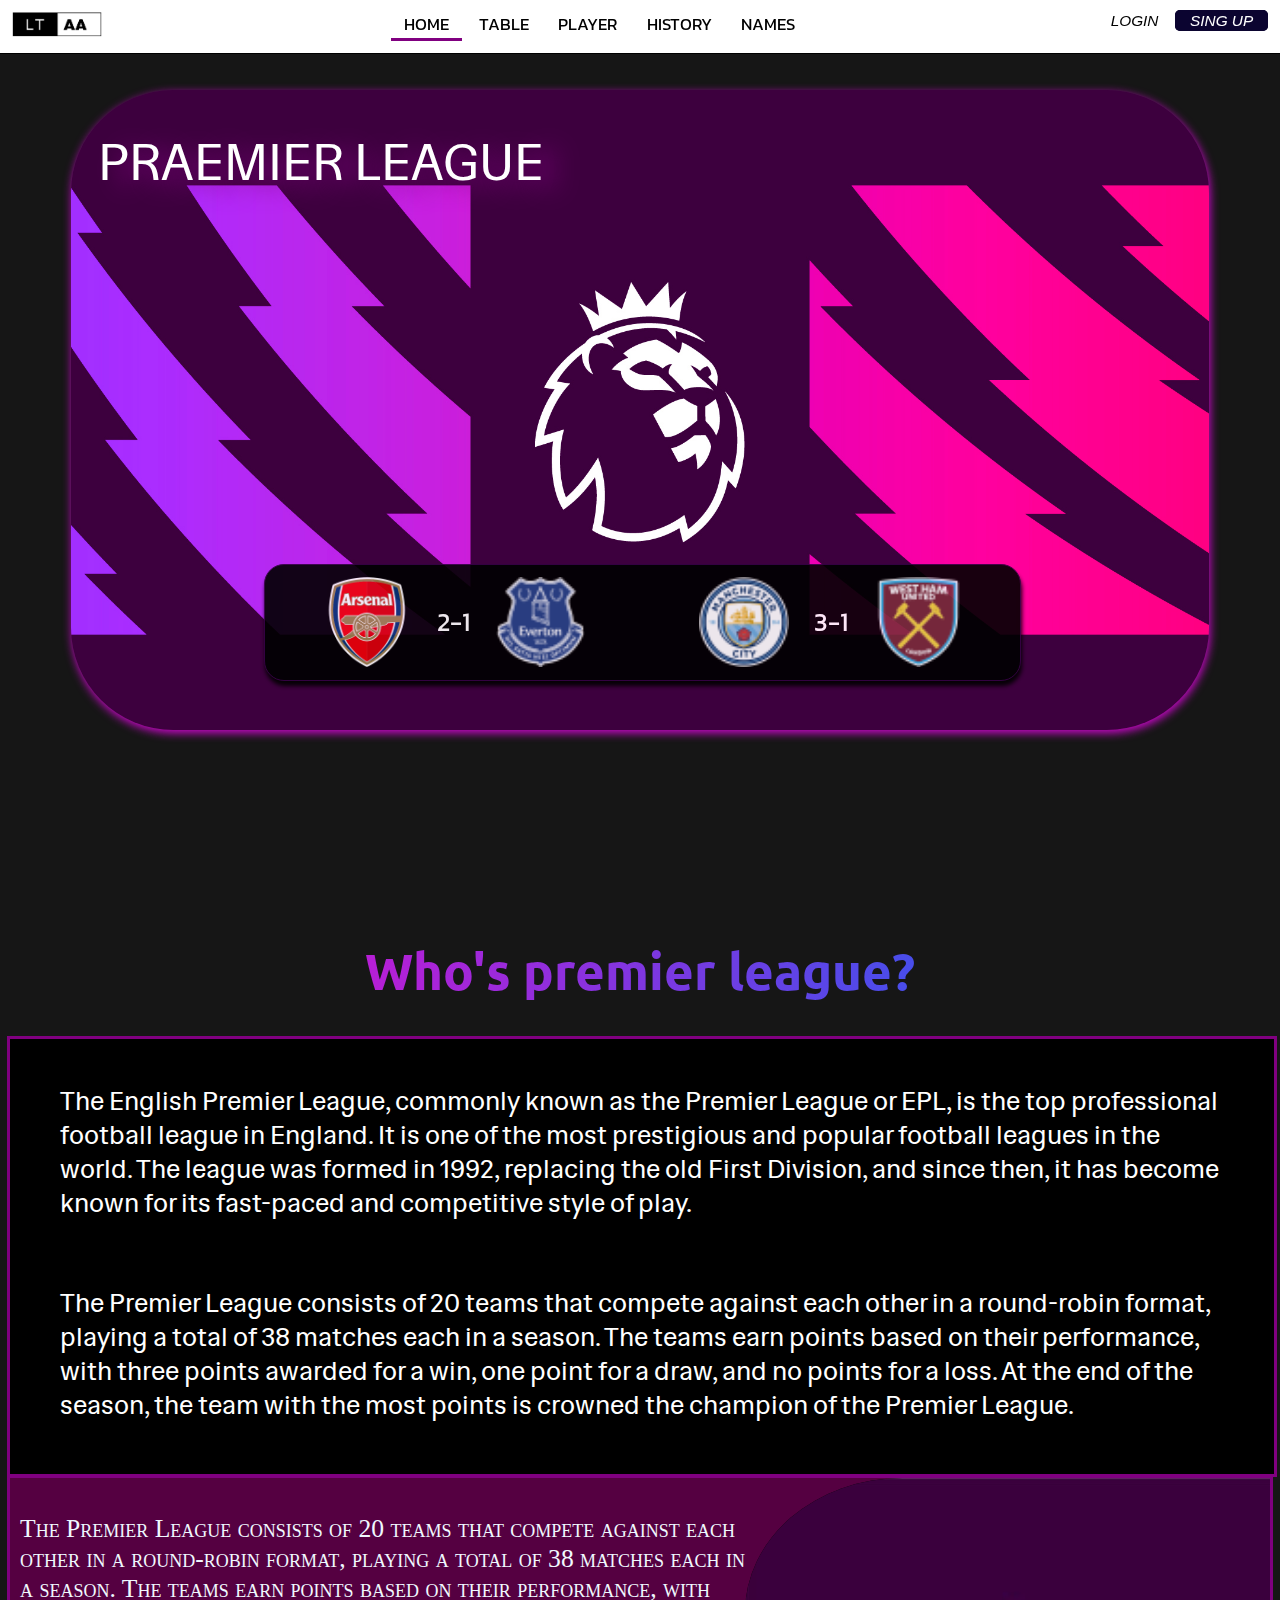
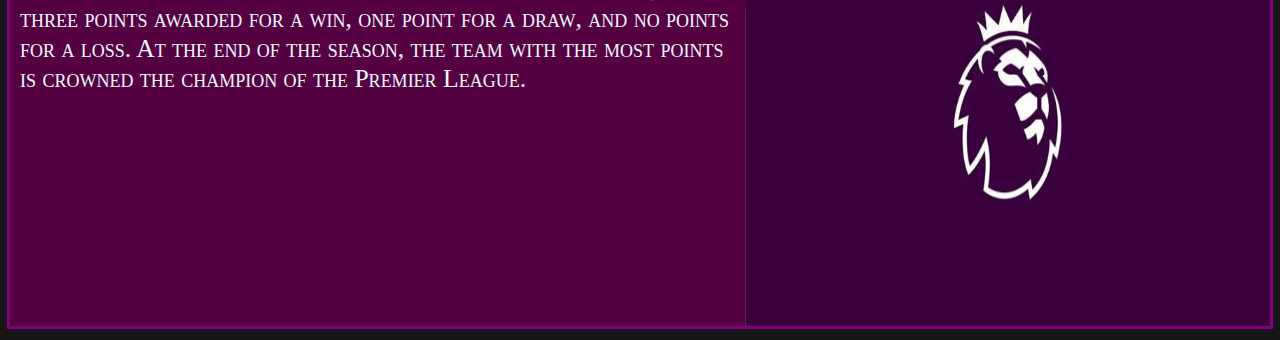
<file: index.html>
<!DOCTYPE html>
<html lang="en">
<head>
    <meta charset="UTF-8">
    <meta name="viewport" content="width=device-width, initial-scale=1.0">
<link rel="stylesheet" href="style.css">
<link rel="stylesheet" href="https://fonts.googleapis.com/css?family=Nova-Square">
<link rel="icon" href="image/icon.png">
    <title>MFT</title>
</head>
<body>
    
 <header>
   <div class="head-left">
<i class="head-img"><img src="logo.jpg" alt="logo"></i>
</div>
<div class="head-mid">
    
    <i><a class="home" href="indext.html">Home</a></i>
    <i><a class="table" href="table/table.html">table</a></i>
    <i><a class="player" href="./plyer/plyer.html">player</a></i>
    <i><a class="tops" href="tops/tops.html">history</a></i>
    <i><a class="tops" href="names/names.html">names</a></i>
</div>
<div class="head-last">
    <i class="login"><a href="login/login.html">Login</a></i>
    <i class="singup"><a href="login/login.html">sing Up</a></i>
</div>
 </header> 
<nav></nav>
<div class="section">
<section>
<img src="R.jpg" alt="">
<div class="section-title"><p></p>praemier league 
</div>
<div class="ph1">
    <div class="ph-1">
<i id="EN"><img src="image/8678.png" alt=""></i> <i id="rul">2-1</i> <i id="ASU"><img src="image/0018.png" alt=""></i>
</div><div class="ph2">
    <i class="MSH"><img src="image/0002.png" alt=""></i> <i id="rul1">3-1</i> <i class="MSH"><img src="image/0009.png" alt=""></i>
    </div></div>

</div>

</section>

</div>
<div class="nav-upper"></div>
<div class="nav-upper1"></div>
<h1 class="text"><a href="#here">Who's premier league?</a> </h1>
<div class="section-2"> 
<p id="#here">The English Premier League, commonly known as the Premier League or EPL, is the top professional football league in England. It is one of the most prestigious and popular football leagues in the world. The league was formed in 1992, replacing the old First Division, and since then, it has become known for its fast-paced and competitive style of play.</p>
<p>The Premier League consists of 20 teams that compete against each other in a round-robin format, playing a total of 38 matches each in a season. The teams earn points based on their performance, with three points awarded for a win, one point for a draw, and no points for a loss. At the end of the season, the team with the most points is crowned the champion of the Premier League.</p>
</div>
<div class="section-3">
  <img src="image/logo1.jpg" alt="">  
<p>The Premier League consists of 20 teams that compete against each other in a round-robin format, playing a total of 38 matches each in a season. 
    The teams earn points based on their performance, with three points awarded for a win, one point for a draw, and no points for a loss. At the end of the season, 
    the team with the most points is crowned the champion of the Premier League.</p>
    <div class="section-4"></div>
</div>





</body>
</html>
</file>
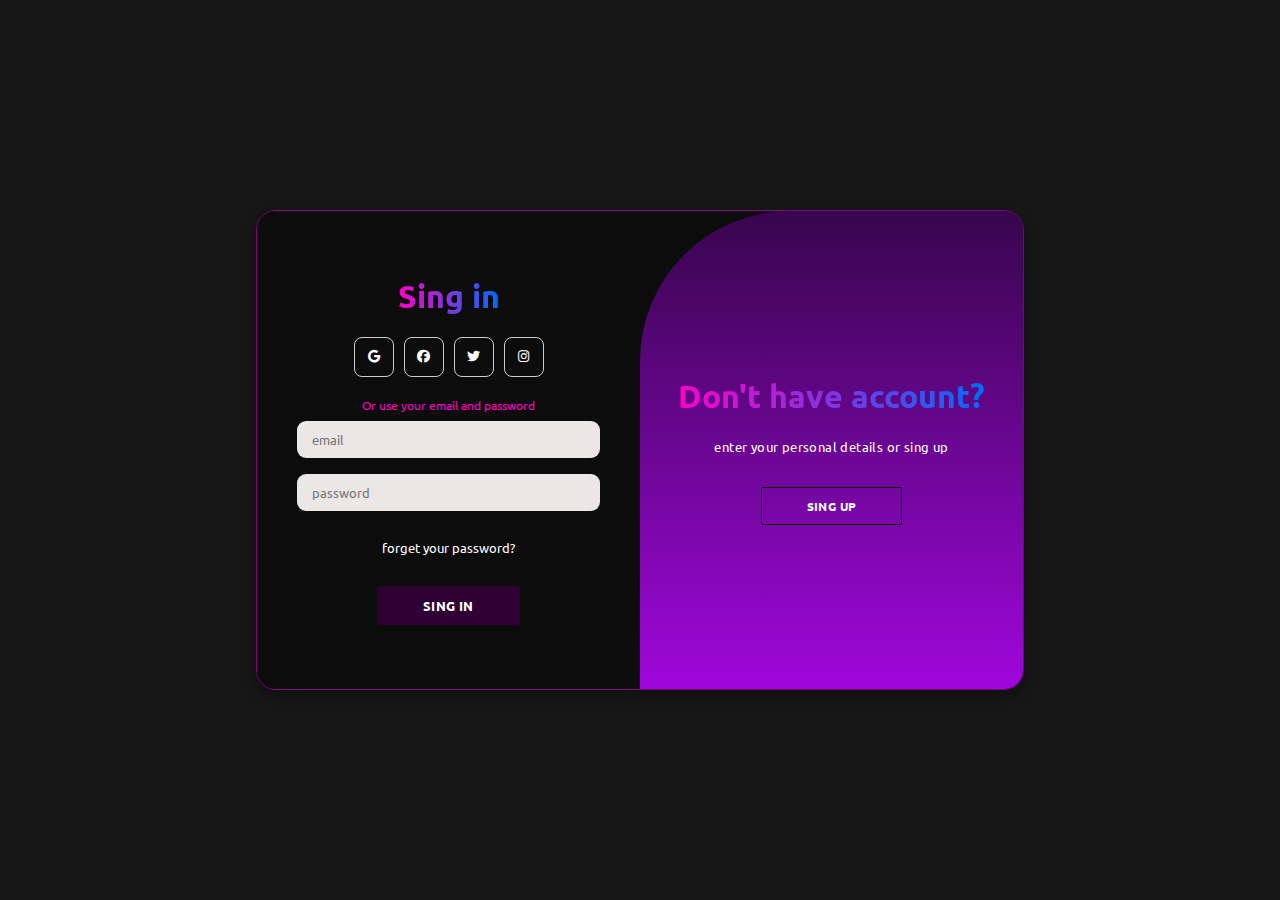
<file: login.html>
<!DOCTYPE html>
<html lang="en">
<head>
    <meta charset="UTF-8">
    <meta http-equiv="X-UA-Compatible" content="IE=edge">
    <meta name="viewport" content="width=device-width, initial-scale=1.0">
    <title>login</title>
    <link rel="stylesheet" href="log.css">
    <link rel="icon" href="../image/icon.png">
    <link rel="stylesheet" href="https://cdnjs.cloudflare.com/ajax/libs/font-awesome/6.5.1/css/all.min.css">
</head>
<body>
   
  <div class="container" id="container">
 <div class="form-container sign-up">
  
<form action="">
  <h1>Creat Account</h1>
<div class="social-icons"> 
    <a href="#" class="icon"><i class="fa-brands fa-google"></i></a>
    <a href="#" class="icon"><i class="fa-brands fa-facebook"></i></a>
    <a href="#" class="icon"><i class="fa-brands fa-twitter"></i></a>
    <a href="#" class="icon"><i class="fa-brands fa-instagram"></i></a>
</div>
<span>Or use your email</span>
<input type="email" placeholder="email" >
<input type="text" placeholder="First name">
<input type="text" placeholder="Last name">
<input type="date" name="" id="">
<input type="password" placeholder="password">
<button><a href="../index.html">Sing Up</a></button></a>
</form>
 </div>
 <div class="form-container sign-in">
  
    <form action="">
      <h1>Sing in</h1>
    <div class="social-icons"> 
        <a href="#" class="icon"><i class="fa-brands fa-google"></i></a>
        <a href="#" class="icon"><i class="fa-brands fa-facebook"></i></a>
        <a href="#" class="icon"><i class="fa-brands fa-twitter"></i></a>
        <a href="#" class="icon"><i class="fa-brands fa-instagram"></i></a>
    </div>
    <span>Or use your email and password</span>
    <input type="email" placeholder="email">
    <input type="password" placeholder="password">
    <a href="">forget your password?</a>
    
    <button><a href="../index.html">Sing in</a></button>
    </form>
     </div>
     <div class="toggle-container">
 <div class="toggle">
    <div class="toggle-panel toggle-left">
        <h1>You have account?</h1>
<p>enter your personal details  or sing in</p>
<button class="hidden" id="login"> sing in</button>
    </div>
       
           <div class="toggle-panel toggle-right">
               <h1>Don't have account?</h1>
       <p>enter your personal details  or sing up</p>
       <button class="hidden" id="register"> sing up</button>
       
           </div>
 
  </div> 
  </div>
   </div>
   <script src="script.js"></script>
</body>
</html>
</file>
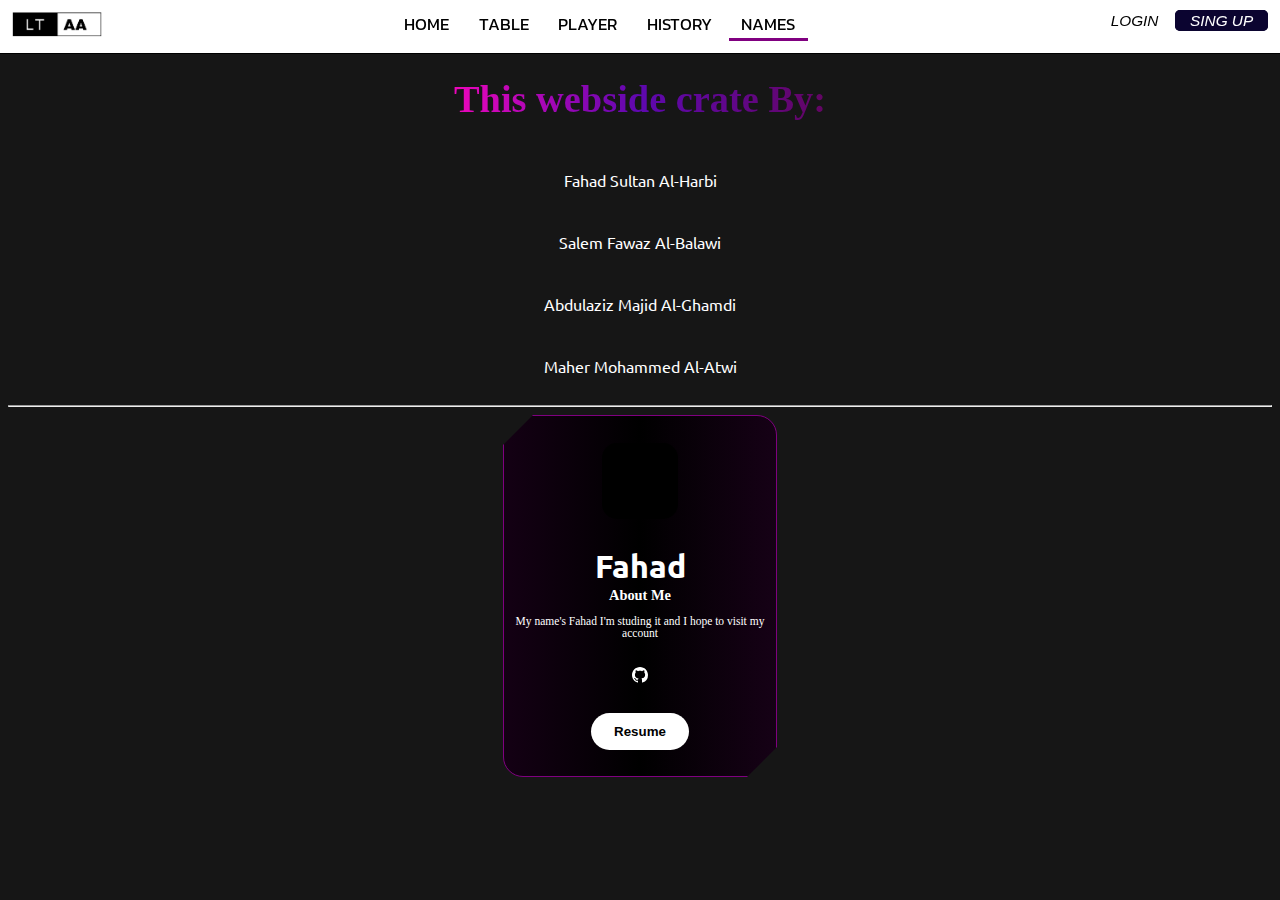
<file: names.html>
<!DOCTYPE html>
<html lang="en">
<head>
  <meta charset="UTF-8">
  <link rel="stylesheet" href="name.css">
  <link rel="icon" href="../image/icon.png">
  <title>Names</title>
</head>
<body>
 
    <header>
        <div class="head-left">
     <i class="head-img"><img src="/logo.jpg" alt="logo"></i>
     </div>
     <div class="head-mid">
         
         <i><a class="home" href="../index.html">Home</a></i>
         <i><a class="table" href="../table/table.html">table</a></i>
         <i><a class="player" href="../plyer/plyer.html">player</a></i>
         <i><a class="tops" href="../tops/tops.html">history</a></i>
         <i><a class="names" href="names.html">names</a></i>
     </div>
     <div class="head-last">
         <i class="login"><a href="../login/login.html">Login</a></i>
         <i class="singup"><a href="../login/login.html">sing Up</a></i>
     </div>
      </header> 
<!--head------------------------------->


    <div class="name">
    <table id="nameTable">
        <caption><h1 class="text">This webside crate By:</h1></caption>
        <thead>
          <tr>
            <th id="nameTable"></th>
          </tr>
        </thead>
        <tbody>
          <!-- Table content will be added dynamically -->
        </tbody>
      </table></div>
      <hr>
      <div class="carded">
        <div class="card">
          <div class="img"></div>
          <span id="name">  Fahad</span>
          <span>About Me</span>
          <per class="info">My name's Fahad I'm studing it and I hope to visit my account</per>
          <div class="share">
            <a target="_blank" href="https://github.com/karozmas/karozmas"><svg xmlns="http://www.w3.org/2000/svg" width="16" height="16" fill="currentColor" class="bi bi-github" viewBox="0 0 16 16">
            <path d="M8 0C3.58 0 0 3.58 0 8c0 3.54 2.29 6.53 5.47 7.59.4.07.55-.17.55-.38 0-.19-.01-.82-.01-1.49-2.01.37-2.53-.49-2.69-.94-.09-.23-.48-.94-.82-1.13-.28-.15-.68-.52-.01-.53.63-.01 1.08.58 1.23.82.72 1.21 1.87.87 2.33.66.07-.52.28-.87.51-1.07-1.78-.2-3.64-.89-3.64-3.95 0-.87.31-1.59.82-2.15-.08-.2-.36-1.02.08-2.12 0 0 .67-.21 2.2.82.64-.18 1.32-.27 2-.27.68 0 1.36.09 2 .27 1.53-1.04 2.2-.82 2.2-.82.44 1.1.16 1.92.08 2.12.51.56.82 1.27.82 2.15 0 3.07-1.87 3.75-3.65 3.95.29.25.54.73.54 1.48 0 1.07-.01 1.93-.01 2.2 0 .21.15.46.55.38A8.012 8.012 0 0 0 16 8c0-4.42-3.58-8-8-8z"></path>
            </svg></a>
          </div>
          <button><a target="_blank" href="https://www.linkedin.com/in/abdulelah-al-balawi-96294a284/">Resume</a></button>
        </div>
      

      </div>

      <script src="javaj.js"></script>
</body>
</html>
</file>
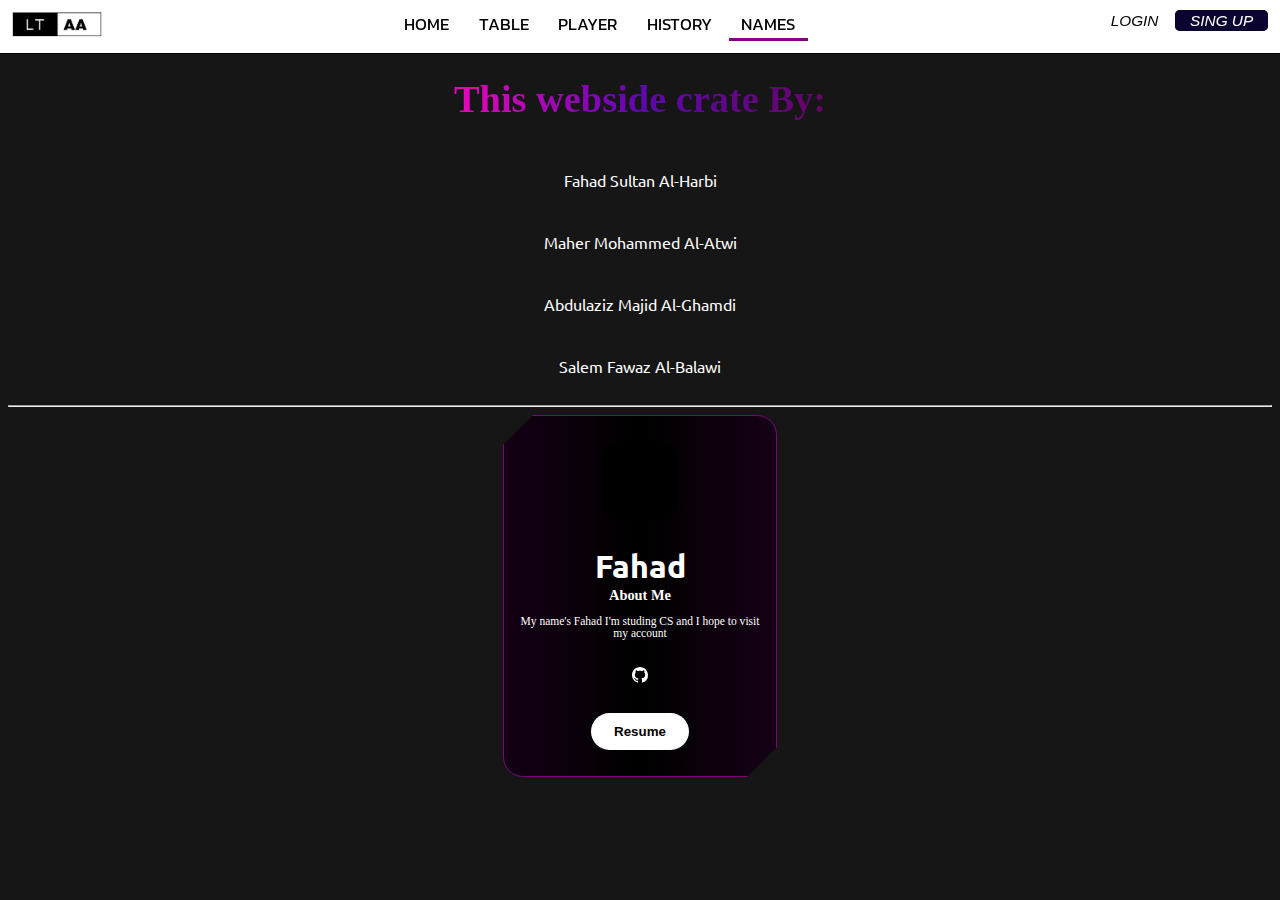
<file: names/names.html>
<!DOCTYPE html>
<html lang="en">
<head>
  <meta charset="UTF-8">
  <link rel="stylesheet" href="name.css">
  <link rel="icon" href="../image/icon.png">
  <title>Names</title>
</head>
<body>
 
    <header>
        <div class="head-left">
     <i class="head-img"><img src="/logo.jpg" alt="logo"></i>
     </div>
     <div class="head-mid">
         
         <i><a class="home" href="../index.html">Home</a></i>
         <i><a class="table" href="../table/table.html">table</a></i>
         <i><a class="player" href="../plyer/plyer.html">player</a></i>
         <i><a class="tops" href="../tops/tops.html">history</a></i>
         <i><a class="names" href="names.html">names</a></i>
     </div>
     <div class="head-last">
         <i class="login"><a href="../login/login.html">Login</a></i>
         <i class="singup"><a href="../login/login.html">sing Up</a></i>
     </div>
      </header> 
<!--head------------------------------->


    <div class="name">
    <table id="nameTable">
        <caption><h1 class="text">This webside crate By:</h1></caption>
        <thead>
          <tr>
            <th id="nameTable"></th>
          </tr>
        </thead>
        <tbody>
          <!-- Table content will be added dynamically -->
        </tbody>
      </table></div>
      <hr>
      <div class="carded">
        <div class="card">
          <div class="img"></div>
          <span id="name">  Fahad</span>
          <span>About Me</span>
          <per class="info">My name's Fahad I'm studing CS and I hope to visit my account</per>
          <div class="share">
            <a target="_blank" href="https://github.com/karozmas/karozmas"><svg xmlns="http://www.w3.org/2000/svg" width="16" height="16" fill="currentColor" class="bi bi-github" viewBox="0 0 16 16">
            <path d="M8 0C3.58 0 0 3.58 0 8c0 3.54 2.29 6.53 5.47 7.59.4.07.55-.17.55-.38 0-.19-.01-.82-.01-1.49-2.01.37-2.53-.49-2.69-.94-.09-.23-.48-.94-.82-1.13-.28-.15-.68-.52-.01-.53.63-.01 1.08.58 1.23.82.72 1.21 1.87.87 2.33.66.07-.52.28-.87.51-1.07-1.78-.2-3.64-.89-3.64-3.95 0-.87.31-1.59.82-2.15-.08-.2-.36-1.02.08-2.12 0 0 .67-.21 2.2.82.64-.18 1.32-.27 2-.27.68 0 1.36.09 2 .27 1.53-1.04 2.2-.82 2.2-.82.44 1.1.16 1.92.08 2.12.51.56.82 1.27.82 2.15 0 3.07-1.87 3.75-3.65 3.95.29.25.54.73.54 1.48 0 1.07-.01 1.93-.01 2.2 0 .21.15.46.55.38A8.012 8.012 0 0 0 16 8c0-4.42-3.58-8-8-8z"></path>
            </svg></a>
          </div>
          <button><a target="_blank" href="https://www.linkedin.com/in/abdulelah-al-balawi-96294a284/">Resume</a></button>
        </div>
      

      </div>

      <script src="javaj.js"></script>
</body>
</html>
</file>
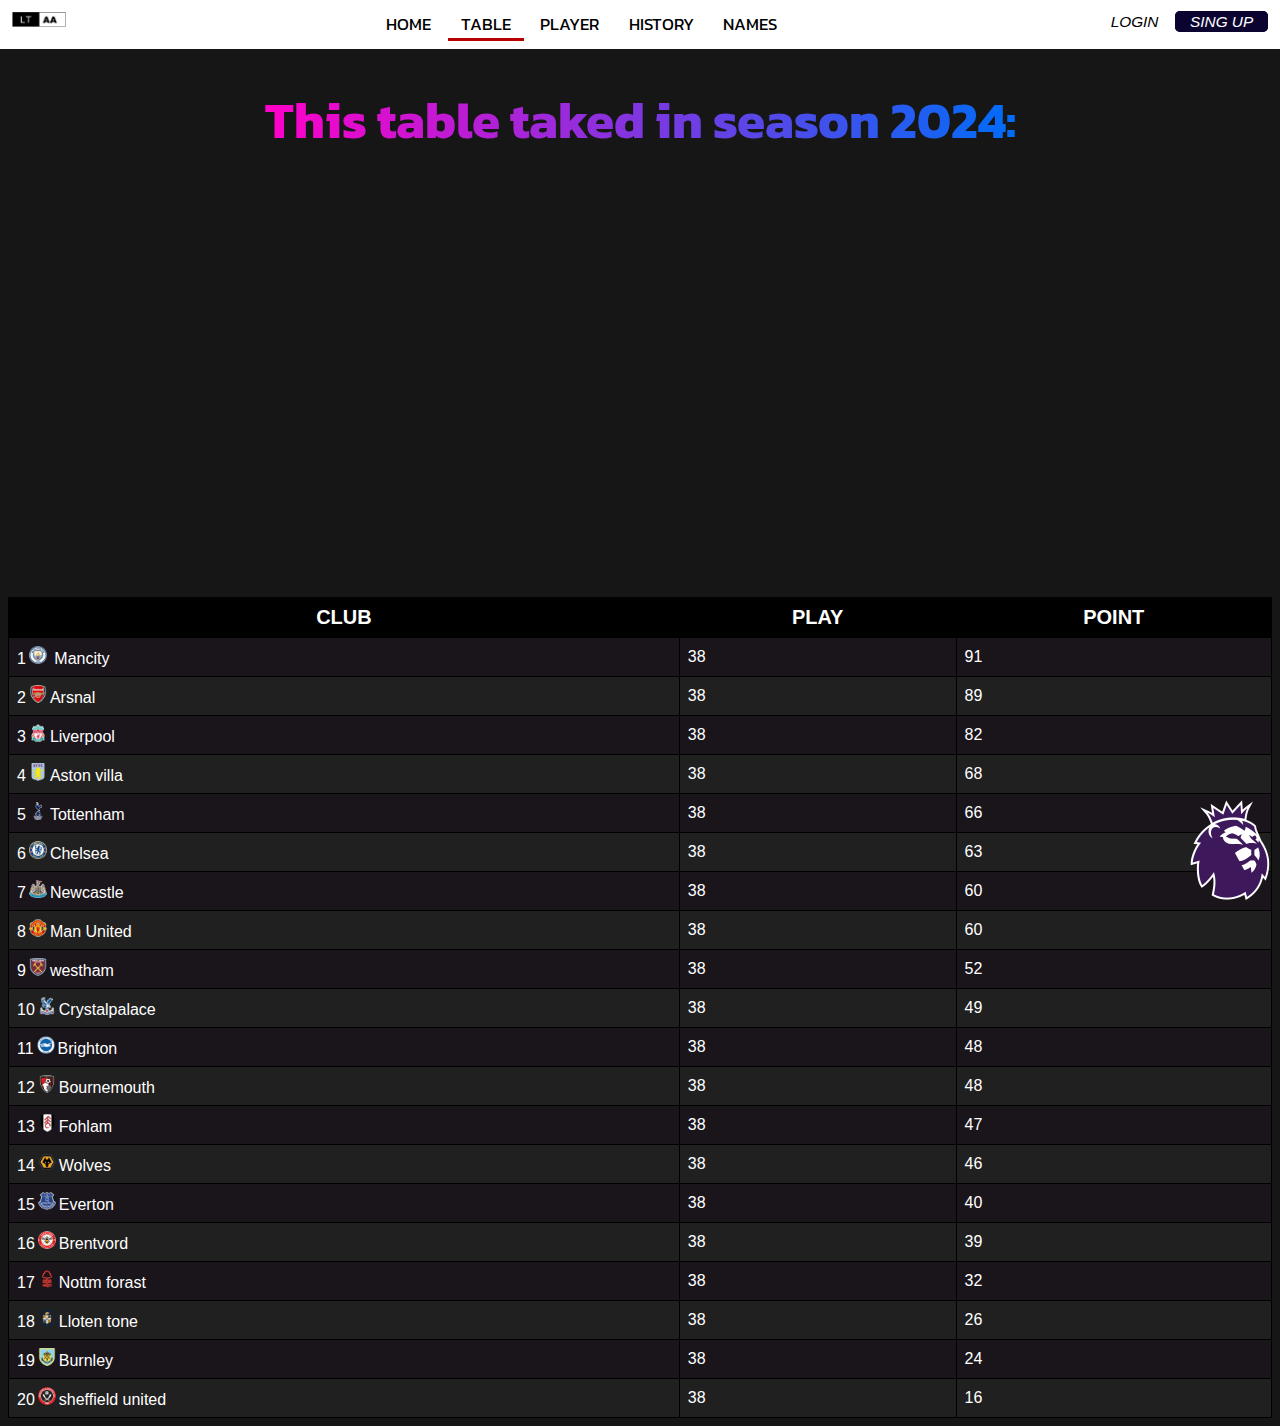
<file: table/table.html>
<!DOCTYPE html>
<html>
    
<head>
<link rel="stylesheet" href="table.css">
<link rel="icon" href="../image/icon.png">
<title>table</title>
 <style>
table {
 background-color: rgb(32, 32, 32);
 font-family: arial, sans-serif;
border-collapse: collapse;
 width: 100%;
 margin-top: 10px;
}
table img {
width:18px;
padding: 0 3px;
}

th{
background-color: #000000;
text-align: center;
text-transform: uppercase;
 font-size: 20px;
  color: white;
 }
td, th {
  border: 1px solid #000000;
   color: #ffffff;               
 padding: 8px;
}
tr:nth-child(even){
background-color: rgb(26, 20, 27);
}
tr#og:hover{
  border: 2px solid #961676;
}
 </style>
  </head>
        <body>
          <header>
            <div class="head-left">
         <i class="head-img"><img src="../logo.jpg" alt=""></i>
         </div>
         <div class="head-mid">
             
             <i><a class="home" href="../index.html">Home</a></i>
             <i><a  class="table" href="table.html">table</a></i>
             <i><a class="player" href="../plyer/plyer.html">player</a></i>
             <i><a class="tops" href="/tops/tops.html">history</a></i>
             <i><a class="names" href="/names/names.html">names</a></i>
         </div>
         <div class="head-last">
             <i class="login"><a href="../login/login.html">Login</a></i>
             <i class="singup"><a href="../login/login.html">sing Up</a></i>
         </div>
          </header> 

         <nav></nav>
<section>
<h1>This table taked in season 2024:</h1>

</section>

<div>
<img  class="img1"  src="../image/logo11.png" alt="">

 <table>
<tr>
<th>club</th>
<th>play</th>
<th>point</th>
                </tr>
                <tr id="og">
                  <td>1<img src="../image/0002.png" alt="mancity"> Mancity </td>
                  <td>38</td>
                  <td>91</td>
                                  </tr>
                <tr id="og">
<td>2<img src="../image/0001.png" alt="Arsnal">Arsnal</td>
<td>38</td>
<td>89</td>
                </tr>
                
                <tr id="og">
<td>3<img src="../image/0003.png" alt="Liverpool">Liverpool</td>
<td>38</td>
<td>82</td>
                </tr>
                <tr id="og">
<td>4<img src="../image/0004.png" alt="Aston villa ">Aston villa</td>
<td>38</td>
<td>68</td>
                </tr>
                <tr id="og">
<td>5<img src="../image/0006.png" alt="tottenham">Tottenham</td>
<td>38</td>
<td>66</td>
                </tr>
                <tr id="og">
                  <td>6<img src="../image/0010.png" alt="Chelsea">Chelsea</td>
                  <td>38</td>
                  <td>63</td>
                </tr>
                <tr id="og">
                  <td>7<img src="../image/0005.png" alt="Newcastle">Newcastle</td>
                  <td>38</td>
                  <td>60</td>
                                  </tr>
                <tr id="og">
  <td>8<img src="../image/0007.png" alt="manunaited">Man United</td>
<td>38</td>
<td>60</td>
</tr>
<tr id="og">
  <td>9<img src="../image/0009.png" alt="westham">westham</td>
  <td>38</td>
  <td>52</td>
</tr>
<tr id="og">
  <td>10<img src="../image/0012.png" alt="Crystalpalace">Crystalpalace</td>
  <td>38</td>
  <td>49</td>
</tr>


<tr id="og">
  <td>11<img src="../image/0008.png" alt="brighton">Brighton</td>
  <td>38</td>
  <td>48</td>
</tr>

<tr id="og">
  <td>12<img src="../image/0016.png" alt="Bournemouth">Bournemouth</td>
  <td>38</td>
  <td>48</td>
</tr>
<tr id="og">
  <td>13<img src="../image/0014.png" alt="Fohlam">Fohlam</td>
  <td>38</td>
  <td>47</td>
</tr>
<tr id="og">
  <td>14<img src="../image/0013.png" alt="Wolves">Wolves</td>
  <td>38</td>
  <td>46</td>
</tr>
<tr id="og">
  <td>15<img src="../image/0018.png" alt="Everton">Everton</td>
  <td>38</td>
  <td>40</td>
</tr>
<tr id="og">
  <td>16<img src="../image/0011.png" alt="Brentvord">Brentvord</td>
  <td>38</td>
  <td>39</td>
</tr>


<tr id="og">
  <td>17<img src="../image/0015.png" alt="Nottm forast">Nottm forast</td>
  <td>38</td>
  <td>32</td>
</tr>

<tr id="og">
  <td>18<img src="../image/0017.png" alt="Loten tone">Lloten tone </td>
  <td>38</td>
  <td>26</td>
</tr>

<tr id="og">
  <td>19<img src="../image/0019.png" alt="Burnley">Burnley</td>
  <td>38</td>
  <td>24</td>
</tr>
<tr id="og">
  <td>20<img src="../image/0020.png" alt="sheffield united">sheffield united</td>
  <td>38</td>
  <td>16</td>
</tr>
              </table></div>
        </body>
</html>
</file>
<file: style.css>
@import url('https://fonts.googleapis.com/css2?family=Kanit:ital,wght@0,200;0,300;0,400;0,500;1,200;1,300;1,400&display=swap');
@import url('https://fonts.googleapis.com/css2?family=Kanit:ital,wght@0,200;0,300;0,400;0,500;1,200;1,300;1,400&family=Outfit:wght@100;200;300;400;500;600;700;800;900&family=Ubuntu:ital,wght@0,300;0,400;0,500;0,700;1,300;1,400;1,500;1,700&display=swap');
  @import url('https://fonts.googleapis.com/css2?family=Hedvig+Letters+Sans&family=Kanit:ital,wght@0,200;0,300;0,400;0,500;1,200;1,300;1,400&family=Outfit:wght@100;200;300;400;500;600;700;800;900&family=Ubuntu:ital,wght@0,300;0,400;0,500;0,700;1,300;1,400;1,500;1,700&display=swap');

  body{
    background-color: rgb(22, 22, 22);   
   }
header{
display: flex;
justify-content: space-between;
background-color: rgb(255, 255, 255); 
overflow: hidden;
margin-bottom:.5vw;
padding: 4px;
outline: 8px solid #fff;
filter: drop-shadow(0px 1px 0px  black);
}

header > div.head-left > i > img{
display: inline-block;
width: 7vw ;
}

header > div.head-mid > i{
font-style: normal;
  }
.head-mid > i > a{
padding:1px 1vw ;
text-decoration: none;
font-size: 1.3vw;
font-family:'Kanit', sans-serif,'cursive';
color: black;
text-transform: uppercase;

}
.head-mid > i > a.home{
  border-bottom: 3px solid purple; 
  }

header > div.head-last > i{
 
}
header > div.head-last > i > a{
text-decoration: none;
padding:0px 1vw ;
font-size: 1.2vw;
font-family:'Franklin Gothic Medium', 'Arial Narrow', Arial, sans-serif ;
color: black;
text-transform: uppercase;

}


header > div.head-last > i.singup > a {
border: 2px solid rgb(11, 4, 48);
border-radius: 5px;
background-color: rgb(11, 4, 48);
color: #ffffff;
transition: 100ms;
 }
 header i a:hover{
  transition: 100ms;
  border-bottom: 3px solid black; 
  color:purple; 
}

 div.section > section{
position: relative;

overflow: hidden; 
 }

 div.section > section > div.section-title {
    position: absolute;
    top: 2vw;
    left: 7vw;
    font-size: 4vw;
    color: #ffffff;
    text-transform: uppercase;
    font-family:'Hedvig Letters Sans', sans-serif;
    text-shadow: 20px 7px 25px purple;
  }
  div.section > section > div.ph1 {
    position: absolute;
    display: flex;
    justify-content: space-around;
    top: 40vw;
    left: 20vw;
    width: 59vw;
    height: 9vw;
    background-color: rgb(0, 0, 0);
    border: 1px solid rgb(51, 2, 66);
    border-radius: 20px;
    opacity: 0.9;
    filter: drop-shadow(1px 5px 2px black);
  }

div.ph-1{
display: flex;
justify-content: center;
text-align: center;
}
  div.section > section > div.ph1 > div.ph-1 > i#EN > img{
    width: 7vw;
    padding: 1vw;
  }
  div.section > section > div.ph1 > div.ph-1 > i#ASU > img{
    width: 7vw;
    padding: 1vw;
   }
   div.section > section > div.ph1 > div.ph-1 > i#rul {
    font-size: 2vw;
    font-family: 'Kanit', sans-serif;
    padding: 3vw 1vw;
    font-style: normal;
    color: #ffffff;
   }
   div.ph2{
    display: flex;
    justify-content: center;
    text-align: center;
   }
div.ph2 > i.MSH > img{
  width: 7vw;
  padding: 1vw;
 }
 div.ph2 > i#rul1 {
  font-size: 2vw;
  font-family: 'Kanit', sans-serif;
  padding: 3vw 1vw;
  font-style: normal;
  color: #ffffff;
 }
 #rul {
   font-family: 'Franklin Gothic Medium', 'Arial Narrow', Arial, sans-serif ;
   }
  div.ph1-s1 > i#mny{
    position: relative;
    bottom: 9.5vw;
    left: 71vw;
    font-family:Verdana, Geneva, Tahoma, sans-serif;
       }
       div.section > section >  div.ph1-s2 > i#cart{
        position: relative;
        padding: 2px;
        padding-top: 10px;
        border: 1px solid rgb(0, 0, 0);
        border-radius: 10px;
        bottom: 13vw;
        left: 81vw;
        font-family:Verdana, Geneva, Tahoma, sans-serif;
           }
div.section > section > img {
margin:3vw 5%;
width: 90%;
border-radius: 8vw;
z-index: 0;
filter: drop-shadow(1px 3px 5px rgb(206, 6, 206))
 }
 div.nav-upper{
  position: relative;
  display: inline-block;
 
  left: 5vw;
  width: 42vw;
  height: 10vw;
 
  border-radius: 20px;
 }
 div.nav-upper1{
  position: relative;
  display: inline-block;

  left: 7vw;
  width: 42vw;
  height: 10vw;
 
  border-radius: 20px;

 }
 .text{
font-size: 4vw;
text-align: center;
font-family: 'Kanit', sans-serif;
font-family: 'Outfit', sans-serif;
font-family: 'Ubuntu', sans-serif;
cursor: pointer;
background: linear-gradient(90deg,#ff00c8,#006cf8);
-webkit-background-clip: text ;
-webkit-text-fill-color: transparent;
 }
 div.section-2{
  border: 0px solid white;
  background-color: #000000;
  background-size: cover;
  width: 100%;
  min-height: 34vw;
  border: 2px solid purple;
  outline: 1px solid purple;
 }
 div.section-2 > p {
padding: 20px 50px;
font-size: 2vw;
color:#ffffff;
font-family: 'Hedvig Letters Sans', sans-serif;

   }
div.section-3 {
display: inline-block;
background-color: rgb(85, 0, 65);
min-height: 35vw;
overflow: hidden;
border: 2px solid purple;
outline: 1px solid purple;
     }
     div.section-3 > p {
 padding: 10px;
 color: aliceblue;
 font-variant: small-caps;
 font-size: 2vw;
           }
     div.section-3 > img{
      display: inline-block;
      background-color: black;
      height: 35vw;
      overflow: hidden;
      width: 41vw;
      float: right;
      border: 0px solid black;
      border-radius: 30% 0 0 0
     }
</file>
<file: log.css>
@import url('https://fonts.googleapis.com/css2?family=Kanit:ital,wght@0,200;0,300;0,400;0,500;1,200;1,300;1,400&family=Ubuntu:ital,wght@0,300;0,400;0,500;0,700;1,300;1,400;1,500;1,700&display=swap');

*{
margin: 0;
padding: 0;
box-sizing: border-box;
font-family: 'Ubuntu', sans-serif;

}
body{
background-color: rgb(23, 23, 23);
display: flex;
align-items: center;
flex-direction: column;
justify-content: center;
height: 100vh;
}
.container{
   background-color: rgb(12, 12, 12);
   border: 1px solid purple;
   border-radius: 20px; 
   box-shadow: 0 5px 15px rgba(0, 0, 0, 0.35) ;
   position: relative;
   overflow: hidden;
   width: 768px;
   max-width: 100%;
   min-height: 480px;
}
.container p{
  font-size: 13px;
  line-height: 20px; 
  letter-spacing: 0.4px;
  margin: 20px 0;
}
.container span{
    font-size: 12px;
    color: #ff00c8;
}
.container a{
color: #ffffff;
text-decoration: none;
font-size: 13px;
margin: 20px 0;
}
.social-icons a:hover{
    color: blueviolet;
}
.container button{
border: 1px solid transparent;
 border-radius: 3px;
 color: aliceblue;
 background-color:rgb(47, 0, 51) ;
 font-size: 12px;
 padding: 10px 45px;
 font-weight: 600 ;
 letter-spacing: 0.4px;
 text-transform: uppercase;
 margin-top: 10px;
 cursor: pointer;
}
.container button.hidden{
    background-color: transparent;
    border:1px solid #000000;
    border-radius: 2px;
}
.container form{
    background-color: rgb(12, 12, 12);
    display: flex;
    align-items: center;
    justify-content: center;
    flex-direction: column;
    padding: 0 40px;
    height: 100%;
    
}
.container h1{
    text-align: center;
    font-family: 'Kanit', sans-serif;
    font-family: 'Outfit', sans-serif;
    font-family: 'Ubuntu', sans-serif;
    background: linear-gradient(90deg,#ff00c8,#006cf8);
    -webkit-background-clip: text ;
    -webkit-text-fill-color: transparent; 
}
.container input{
  background-color:rgb(235, 231, 231) ; 
  border: none;
   margin: 8px 0;
   padding: 10px 15px;
   font-size: 13px;
   border-radius: 9px;
   width: 100%;
   outline: none;
}
.form-container{
 position: absolute; 
 top: 0;
 height: 100%;
 transition: all 0.6s ease-in-out;  
}
.sign-in{
left: 0;
width: 50%;
z-index: 2;
}
.container.active .sign-in{
   transform: translateX(100%); 
}
.sign-up{
left:0;
width: 50%;
opacity:0;
z-index: 1;
}
.container.active .sign-up{
    transform: translateX(100%); 
    opacity: 1;
    z-index: 5;
    animation: move 0.6s ;
 }

 @keyframes move{
    0%, 49.99%{
       opacity: 0; 
       z-index: 1;
    }
    50%, 100%{
        opacity: 1;
        z-index: 5;
    }
 }
 .social-icons{
    margin: 20px 0;
 }
 .social-icons a{
    border: 1px solid #ccc;
    border-radius: 20%  ;
    display: inline-flex;
    justify-content: center;
    align-items: center;
    margin: 0 3px;
    width: 40px;
    height: 40px;
 }
 .toggle-container{
position: absolute;
top: 0;
left: 50%;
width: 50%;
height: 100%;
overflow: hidden;
transition: all 0.6s ease-in-out;
border-radius: 150px 0 0 0;
z-index: 1000;
 }
.container.active .toggle-container{
    transform: translateX(-100%);
 }
 .toggle{
background-color: rgb(159, 7, 219);
height: 100%;
background: linear-gradient(to top ,rgb(159, 7, 219),rgb(56, 5, 77));
color: #ffffff;
position: relative;
left: -100%;
height: 100%;
width: 200%;
transform: translateX(0);
transition: all 0.6s ease-in-out;
 }
.container.active .toggle{
    transform: translateX(50%);
}
.toggle-panel{
position:absolute;
width: 50%;
height: 100%;
display:flex ;
align-items: center;
justify-content: center;
flex-direction: column;
padding: 0 30px;
text-align: center;
top: 0;
transform: translateX(0);  
transition: all 0.6s ease-in-out;
}
.toggle-left{
    transform: translateX(-200%);   
}
.container.active .toggle-left{
    transform: translateX(0);
  
}
.toggle-right{
   right: 0; 
   transform: translateX(0);  
}
.container.active .toggle-right{
    transform: translateX(200%);
}
</file>
<file: name.css>
@import url('https://fonts.googleapis.com/css2?family=Kanit:ital,wght@0,200;0,300;0,400;0,500;1,200;1,300;1,400&display=swap');
@import url('https://fonts.googleapis.com/css2?family=Kanit:ital,wght@0,200;0,300;0,400;0,500;1,200;1,300;1,400&family=Outfit:wght@100;200;300;400;500;600;700;800;900&family=Ubuntu:ital,wght@0,300;0,400;0,500;0,700;1,300;1,400;1,500;1,700&display=swap');
@import url('https://fonts.googleapis.com/css2?family=Hedvig+Letters+Sans&family=Kanit:ital,wght@0,200;0,300;0,400;0,500;1,200;1,300;1,400&family=Outfit:wght@100;200;300;400;500;600;700;800;900&family=Ubuntu:ital,wght@0,300;0,400;0,500;0,700;1,300;1,400;1,500;1,700&display=swap');
@import url('https://fonts.googleapis.com/css2?family=Ubuntu:ital,wght@0,300;0,400;0,500;0,700;1,300;1,400;1,500&display=swap');

header{
display: flex;
justify-content: space-between;
background-color: rgb(255, 255, 255); 
overflow: hidden;
margin-bottom:.5vw;
padding: 4px;
filter: drop-shadow(0px 1px 0px  black);
outline: 8px solid #fff;
}

header > div.head-left > i > img{
display: inline-block;
width: 7vw ;
}

header > div.head-mid > i{
font-style: normal;
  }
.head-mid > i > a{
padding:1px 1vw ;
text-decoration: none;
font-size: 1.3vw;
font-family:'Kanit', sans-serif,'cursive';
color: black;
text-transform: uppercase;

}
.head-mid > i > a.names{
  border-bottom: 3px solid purple; 
  }

header > div.head-last > i{
 
}
header > div.head-last > i > a{
text-decoration: none;
padding:0px 1vw ;
font-size: 1.2vw;
font-family:'Franklin Gothic Medium', 'Arial Narrow', Arial, sans-serif ;
color: black;
text-transform: uppercase;

}


header > div.head-last > i.singup > a {
  border: 2px solid rgb(11, 4, 48);
  border-radius: 5px;
  background-color: rgb(11, 4, 48);
  color: #ffffff;
  transition: 100ms;
   }
   header i a:hover{
    transition: 100ms;
    border-bottom: 3px solid black; 
    color:purple; 
  }

/* ---------------------------------------*/
body{
 background-color: rgb(22, 22, 22);   
}
table,tr{
    display: flex;
    align-items: center;
    flex-direction: column;
}
td{
color: #fff;
margin: 20px 0;
font-family: 'Ubuntu', sans-serif;
}
.text{
   font-size: 3vw;
   background:linear-gradient(to left,rgb(99, 5, 99),rgb(94, 8, 175),rgb(236, 6, 187)) ;
   -webkit-background-clip:text;
   -webkit-text-fill-color: transparent; 
}
.text:hover{
  filter: drop-shadow(0px 0px 4px purple);
    transition: 700ms;
}
/**/
.carded{
display: flex;
justify-content: space-around;

}
.card {
  width: 17em;
  height: 22.5em;
  background:linear-gradient(to right,rgb(20, 0, 20),black,rgb(22, 1, 22));
  transition: 1s ease-in-out;
  clip-path: polygon(30px 0%, 100% 0, 100% calc(100% - 30px), calc(100% - 30px) 100%, 0 100%, 0% 30px);
  border: 1px solid purple;
  border-top-right-radius: 20px;
  border-bottom-left-radius: 20px;
  display: flex;
  flex-direction: column;
  transition: 500ms;
}
.card span#name{
font-size: 2em;
font-family: 'Ubuntu';
}
.card span {
  font-weight: bold;
  color: white;
  text-align: center;
  display: block;
  font-size: 0.9em;
}

.card .info {
  font-weight: 400;
  color: white;
  display: block;
  text-align: center;
  font-size: 0.72em;
  margin: 1em;
}

.card .img {
  width: 4.8em;
  height: 4.8em;
  background: rgb(0, 0, 0);
  border-radius: 15px;
  margin: auto;
}

.card .share {
  margin-top: 1em;
  display: flex;
  justify-content: center;
  gap: 1em;
}

.card a {
  color: white;
  transition: .4s ease-in-out;
}

.card a:hover {
  color: red;
}

.card button {
  padding: 0.8em 1.7em;
  display: block;
  margin: auto;
  border-radius: 25px;
  border: none;
  font-weight: bold;
  background: #ffffff;
  color: rgb(0, 0, 0);
  transition: .4s ease-in-out;
}
.card button a{
  color: rgb(0, 0, 0);
 text-decoration: none;
}

.card button:hover {
  background: red;
  color: white;
  cursor: pointer;
}
</file>
<file: names/name.css>
@import url('https://fonts.googleapis.com/css2?family=Kanit:ital,wght@0,200;0,300;0,400;0,500;1,200;1,300;1,400&display=swap');
@import url('https://fonts.googleapis.com/css2?family=Kanit:ital,wght@0,200;0,300;0,400;0,500;1,200;1,300;1,400&family=Outfit:wght@100;200;300;400;500;600;700;800;900&family=Ubuntu:ital,wght@0,300;0,400;0,500;0,700;1,300;1,400;1,500;1,700&display=swap');
@import url('https://fonts.googleapis.com/css2?family=Hedvig+Letters+Sans&family=Kanit:ital,wght@0,200;0,300;0,400;0,500;1,200;1,300;1,400&family=Outfit:wght@100;200;300;400;500;600;700;800;900&family=Ubuntu:ital,wght@0,300;0,400;0,500;0,700;1,300;1,400;1,500;1,700&display=swap');
@import url('https://fonts.googleapis.com/css2?family=Ubuntu:ital,wght@0,300;0,400;0,500;0,700;1,300;1,400;1,500&display=swap');

header{
display: flex;
justify-content: space-between;
background-color: rgb(255, 255, 255); 
overflow: hidden;
margin-bottom:.5vw;
padding: 4px;
filter: drop-shadow(0px 1px 0px  black);
outline: 8px solid #fff;
}

header > div.head-left > i > img{
display: inline-block;
width: 7vw ;
}

header > div.head-mid > i{
font-style: normal;
  }
.head-mid > i > a{
padding:1px 1vw ;
text-decoration: none;
font-size: 1.3vw;
font-family:'Kanit', sans-serif,'cursive';
color: black;
text-transform: uppercase;

}
.head-mid > i > a.names{
  border-bottom: 3px solid purple; 
  }

header > div.head-last > i{
 
}
header > div.head-last > i > a{
text-decoration: none;
padding:0px 1vw ;
font-size: 1.2vw;
font-family:'Franklin Gothic Medium', 'Arial Narrow', Arial, sans-serif ;
color: black;
text-transform: uppercase;

}


header > div.head-last > i.singup > a {
  border: 2px solid rgb(11, 4, 48);
  border-radius: 5px;
  background-color: rgb(11, 4, 48);
  color: #ffffff;
  transition: 100ms;
   }
   header i a:hover{
    transition: 100ms;
    border-bottom: 3px solid black; 
    color:purple; 
  }

/* ---------------------------------------*/
body{
 background-color: rgb(22, 22, 22);   
}
table,tr{
    display: flex;
    align-items: center;
    flex-direction: column;
}
td{
color: #fff;
margin: 20px 0;
font-family: 'Ubuntu', sans-serif;
}
.text{
   font-size: 3vw;
   background:linear-gradient(to left,rgb(99, 5, 99),rgb(94, 8, 175),rgb(236, 6, 187)) ;
   -webkit-background-clip:text;
   -webkit-text-fill-color: transparent; 
}
.text:hover{
  filter: drop-shadow(0px 0px 4px purple);
    transition: 700ms;
}
/**/
.carded{
display: flex;
justify-content: space-around;

}
.card {
  width: 17em;
  height: 22.5em;
  background:linear-gradient(to right,rgb(20, 0, 20),black,rgb(22, 1, 22));
  transition: 1s ease-in-out;
  clip-path: polygon(30px 0%, 100% 0, 100% calc(100% - 30px), calc(100% - 30px) 100%, 0 100%, 0% 30px);
  border: 1px solid purple;
  border-top-right-radius: 20px;
  border-bottom-left-radius: 20px;
  display: flex;
  flex-direction: column;
  transition: 500ms;
}
.card span#name{
font-size: 2em;
font-family: 'Ubuntu';
}
.card span {
  font-weight: bold;
  color: white;
  text-align: center;
  display: block;
  font-size: 0.9em;
}

.card .info {
  font-weight: 400;
  color: white;
  display: block;
  text-align: center;
  font-size: 0.72em;
  margin: 1em;
}

.card .img {
  width: 4.8em;
  height: 4.8em;
  background: rgb(0, 0, 0);
  border-radius: 15px;
  margin: auto;
}

.card .share {
  margin-top: 1em;
  display: flex;
  justify-content: center;
  gap: 1em;
}

.card a {
  color: white;
  transition: .4s ease-in-out;
}

.card a:hover {
  color: red;
}

.card button {
  padding: 0.8em 1.7em;
  display: block;
  margin: auto;
  border-radius: 25px;
  border: none;
  font-weight: bold;
  background: #ffffff;
  color: rgb(0, 0, 0);
  transition: .4s ease-in-out;
}
.card button a{
  color: rgb(0, 0, 0);
 text-decoration: none;
}

.card button:hover {
  background: red;
  color: white;
  cursor: pointer;
}
</file>
<file: table/table.css>
@import url('https://fonts.googleapis.com/css2?family=Kanit:ital,wght@0,200;0,300;0,400;0,500;1,200;1,300;1,400&display=swap');

body{
  background-color: rgb(22, 22, 22);   
 }

header{
  display: flex;
  justify-content: space-between;
  background-color: rgb(255, 255, 255); 
  overflow: hidden;
  margin-bottom:.5vw;
  outline: 8px solid #fff;
  padding: 4px;
  }

header > div.head-left > i > img{
display: inline-block;
width:4.2vw ;
}

header > div.head-mid > i{
font-style: normal;
  }
.head-mid > i > a{
padding:1px 1vw ;
text-decoration: none;
font-size: 1.3vw;
font-family:'Kanit', sans-serif,'cursive';
color: black;
text-transform: uppercase;
}
.head-mid > i > a.table{
     border-bottom: 3px solid rgb(185, 0, 0); 
     }
header > div.head-last {    
display: inline-block;
padding-top: 0.1vw ;
float:right;
}

header > div.head-last > i > a{
text-decoration: none;
padding:0px 1vw ;
font-size: 1.2vw;
font-family:'Franklin Gothic Medium', 'Arial Narrow', Arial, sans-serif ;
color: black;
text-transform: uppercase;
}

header > div.head-last > i.singup > a {
  border: 2px solid rgb(11, 4, 48);
  border-radius: 5px;
  background-color: rgb(11, 4, 48);
  color: #ffffff;
  transition: 100ms;
   }
   header i a:hover{
    transition: 100ms;
    border-bottom: 3px solid black; 
    color:purple; 
  }
     .img1{
position: fixed;
width: 100px;
bottom: 0;
right: 0;
border: 0px solid black;
border-radius: 20px;
}
section{
display: flex;
justify-content: center;
width: auto;
height: 60vh;
}
section h1{
font-size: 4vw;
text-align: center;
font-family: 'Kanit', sans-serif;
background: linear-gradient(90deg,#ff00c8,#006cf8);
-webkit-background-clip: text ;
-webkit-text-fill-color: transparent;
}
</file>
